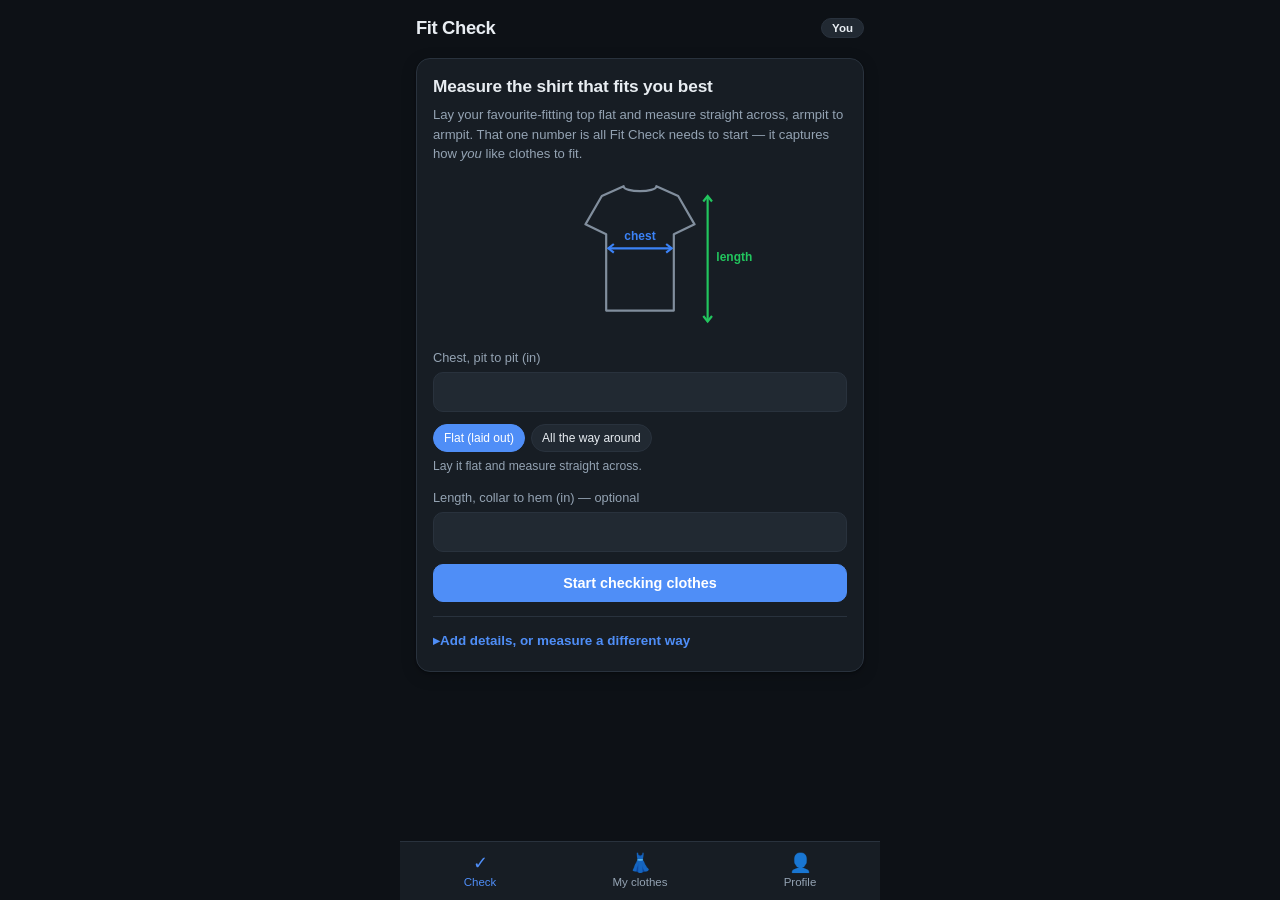
<file: index.html>
<!DOCTYPE html>
<html lang="en">
<head>
  <meta charset="UTF-8">
  <meta name="viewport" content="width=device-width, initial-scale=1.0, maximum-scale=1.0, user-scalable=no">
  <meta name="theme-color" content="#101418">
  <meta name="description" content="Will it fit? Check any garment against one you already own.">
  <meta name="apple-mobile-web-app-capable" content="yes">
  <meta name="apple-mobile-web-app-status-bar-style" content="black-translucent">
  <meta name="apple-mobile-web-app-title" content="Fit Check">
  <title>Fit Check</title>
  <link rel="manifest" href="manifest.json">
  <link rel="icon" href="icon.svg" type="image/svg+xml">
  <link rel="apple-touch-icon" href="icon.svg">
  <link rel="stylesheet" href="styles.css">
</head>
<body>
  <div id="app">
    <header id="topbar">
      <span class="logo">Fit&nbsp;Check</span>
      <button id="profile-chip" class="chip" title="Active profile"></button>
    </header>
    <main id="screen"></main>
    <nav id="tabbar">
      <button data-tab="check" class="tab active"><span class="tab-icon">&#10003;</span>Check</button>
      <button data-tab="closet" class="tab"><span class="tab-icon">&#128087;</span>My clothes</button>
      <button data-tab="profile" class="tab"><span class="tab-icon">&#128100;</span>Profile</button>
    </nav>
  </div>
  <script type="module" src="js/app.js"></script>
</body>
</html>
</file>
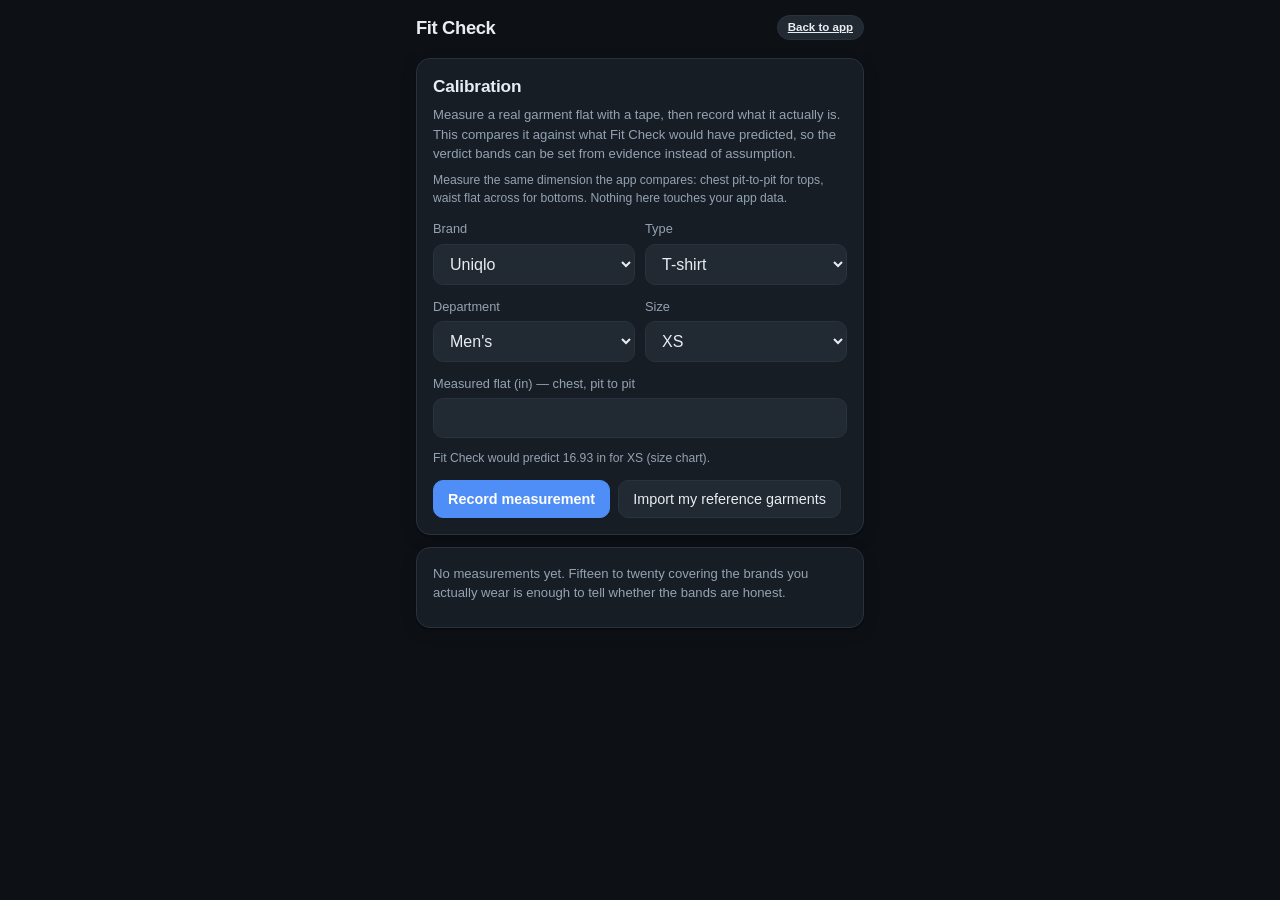
<file: calibrate.html>
<!DOCTYPE html>
<html lang="en">
<head>
  <meta charset="UTF-8">
  <meta name="viewport" content="width=device-width, initial-scale=1.0">
  <meta name="theme-color" content="#0d1116">
  <title>Fit Check — calibration</title>
  <link rel="icon" href="icon.svg" type="image/svg+xml">
  <link rel="stylesheet" href="styles.css">
  <style>
    .stat-grid {
      display: grid; grid-template-columns: repeat(3, 1fr);
      gap: var(--s2); margin: var(--s3) 0;
    }
    .stat {
      background: var(--card2); border: 1px solid var(--border);
      border-radius: 10px; padding: var(--s3) var(--s2); text-align: center;
    }
    .stat-value { display: block; font-size: var(--t-lg); font-weight: 700; letter-spacing: -0.01em; }
    .stat-label { display: block; font-size: var(--t-xs); color: var(--muted); margin-top: 2px; }
    .calib-verdict {
      border-radius: 10px; padding: var(--s3); margin-bottom: var(--s2);
      font-size: var(--t-sm); line-height: 1.5; border: 1px solid var(--border);
    }
    .calib-ok { border-color: rgba(34,197,94,.5); }
    .calib-too-tight { border-color: rgba(239,68,68,.5); }
    .calib-insufficient { border-color: rgba(245,158,11,.5); }
    .calib-table { margin-bottom: var(--s3); }
  </style>
</head>
<body>
  <div id="app">
    <header id="topbar">
      <span class="logo">Fit&nbsp;Check</span>
      <a class="chip" href="index.html">Back to app</a>
    </header>
    <main id="screen"></main>
  </div>
  <script type="module">
    import { render } from './js/calibrate.js';
    render(document.getElementById('screen'));
  </script>
</body>
</html>
</file>
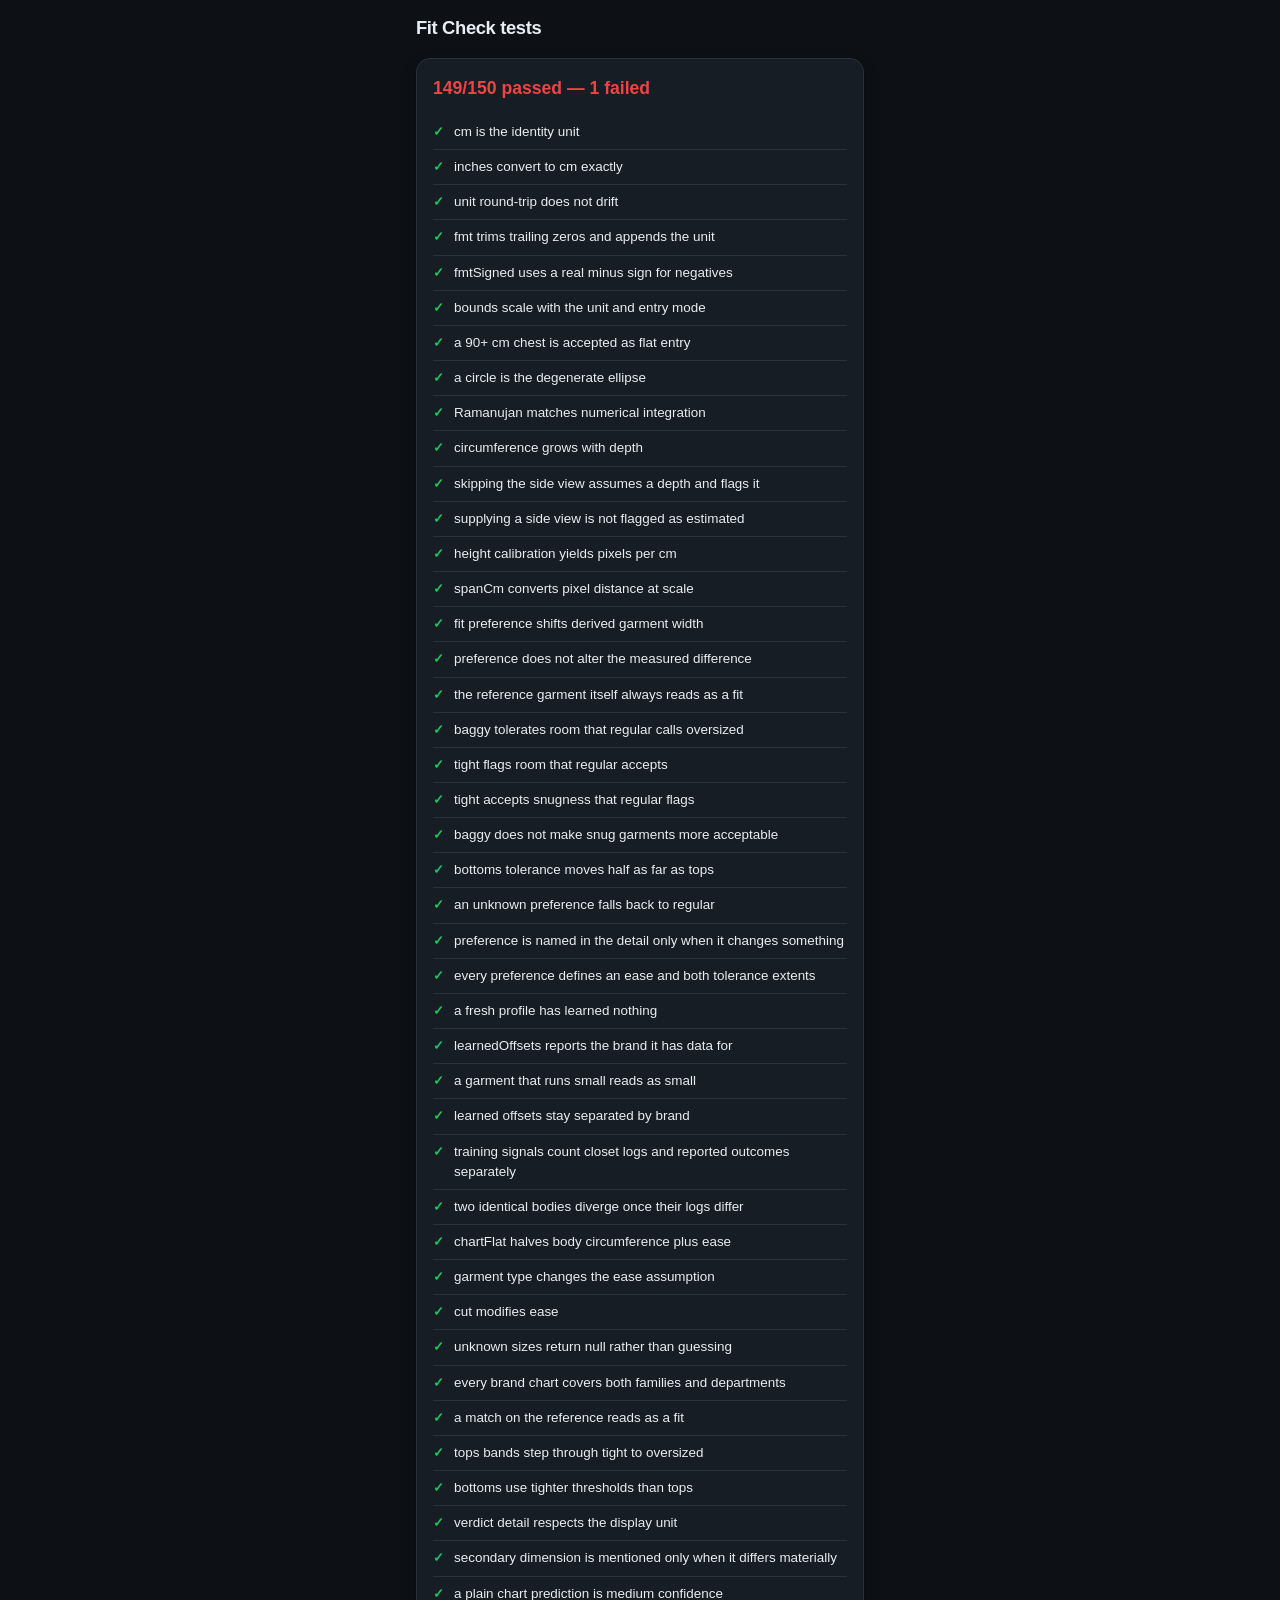
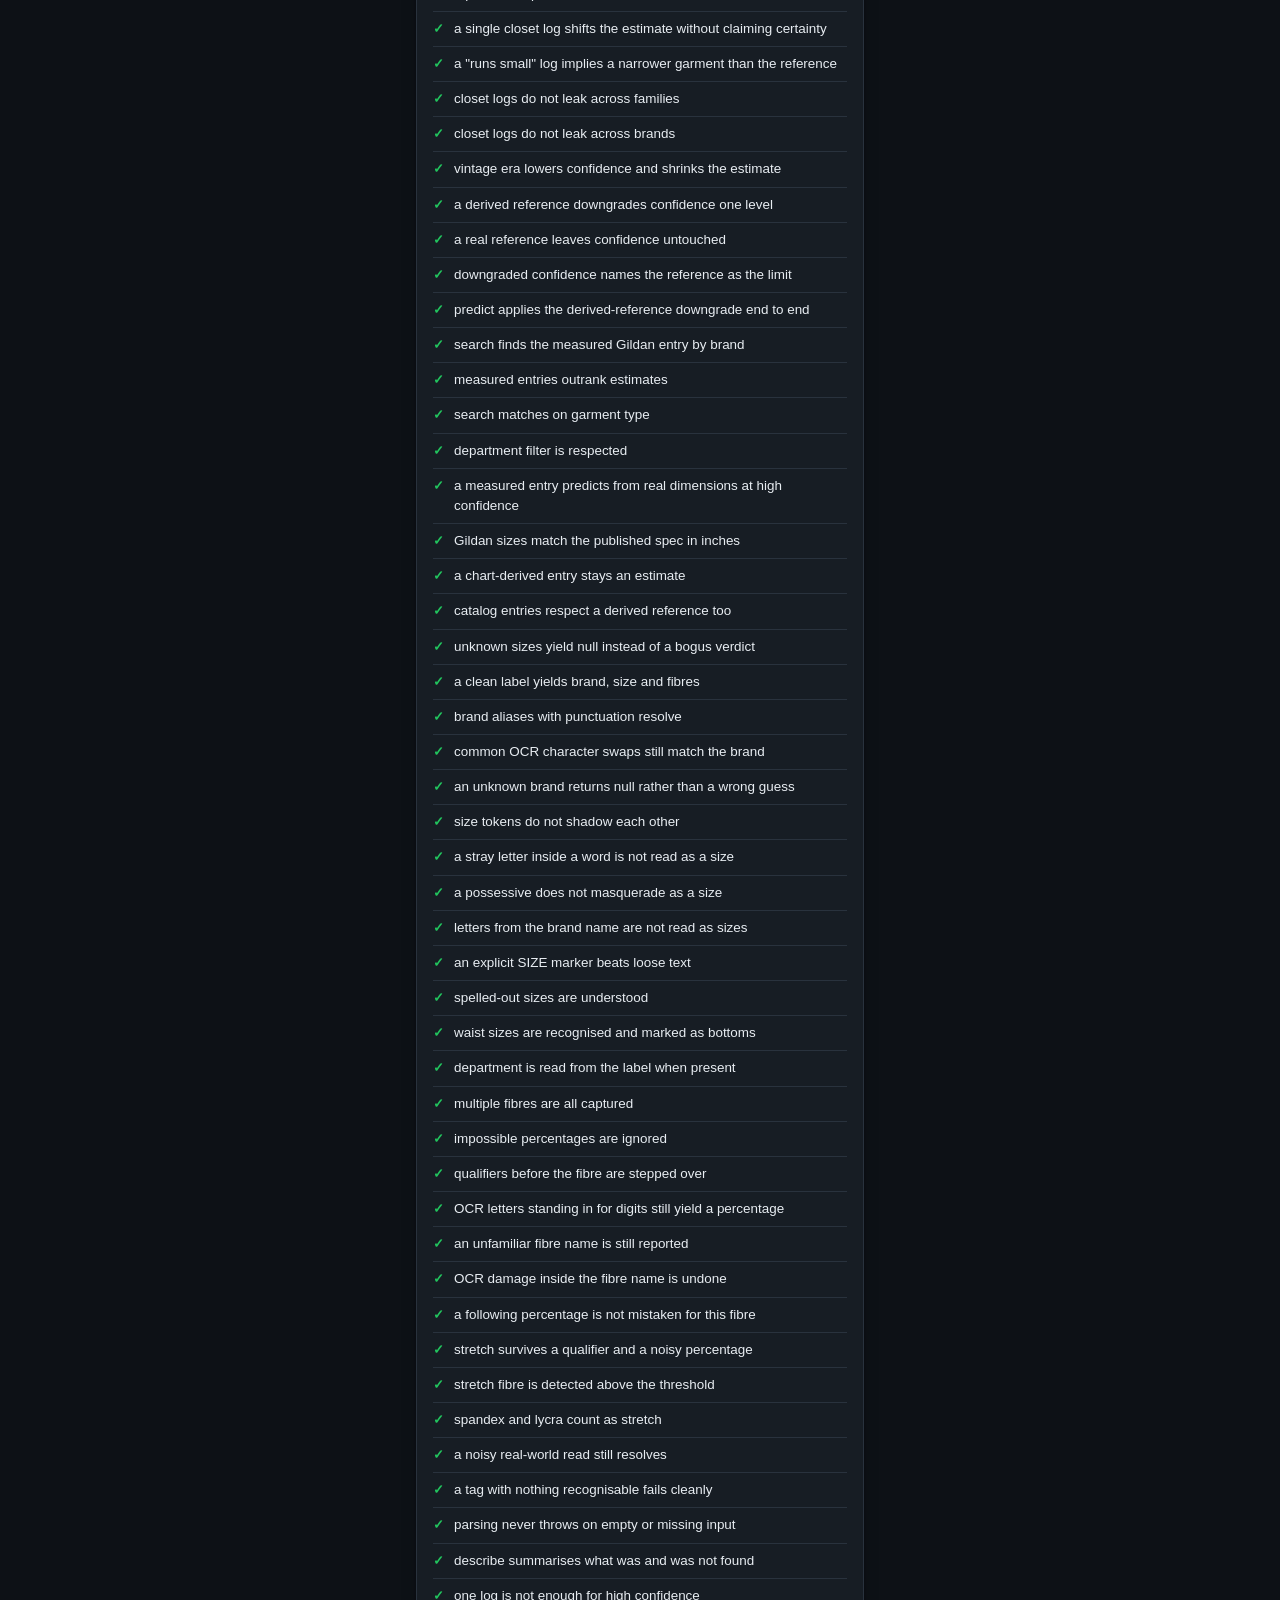
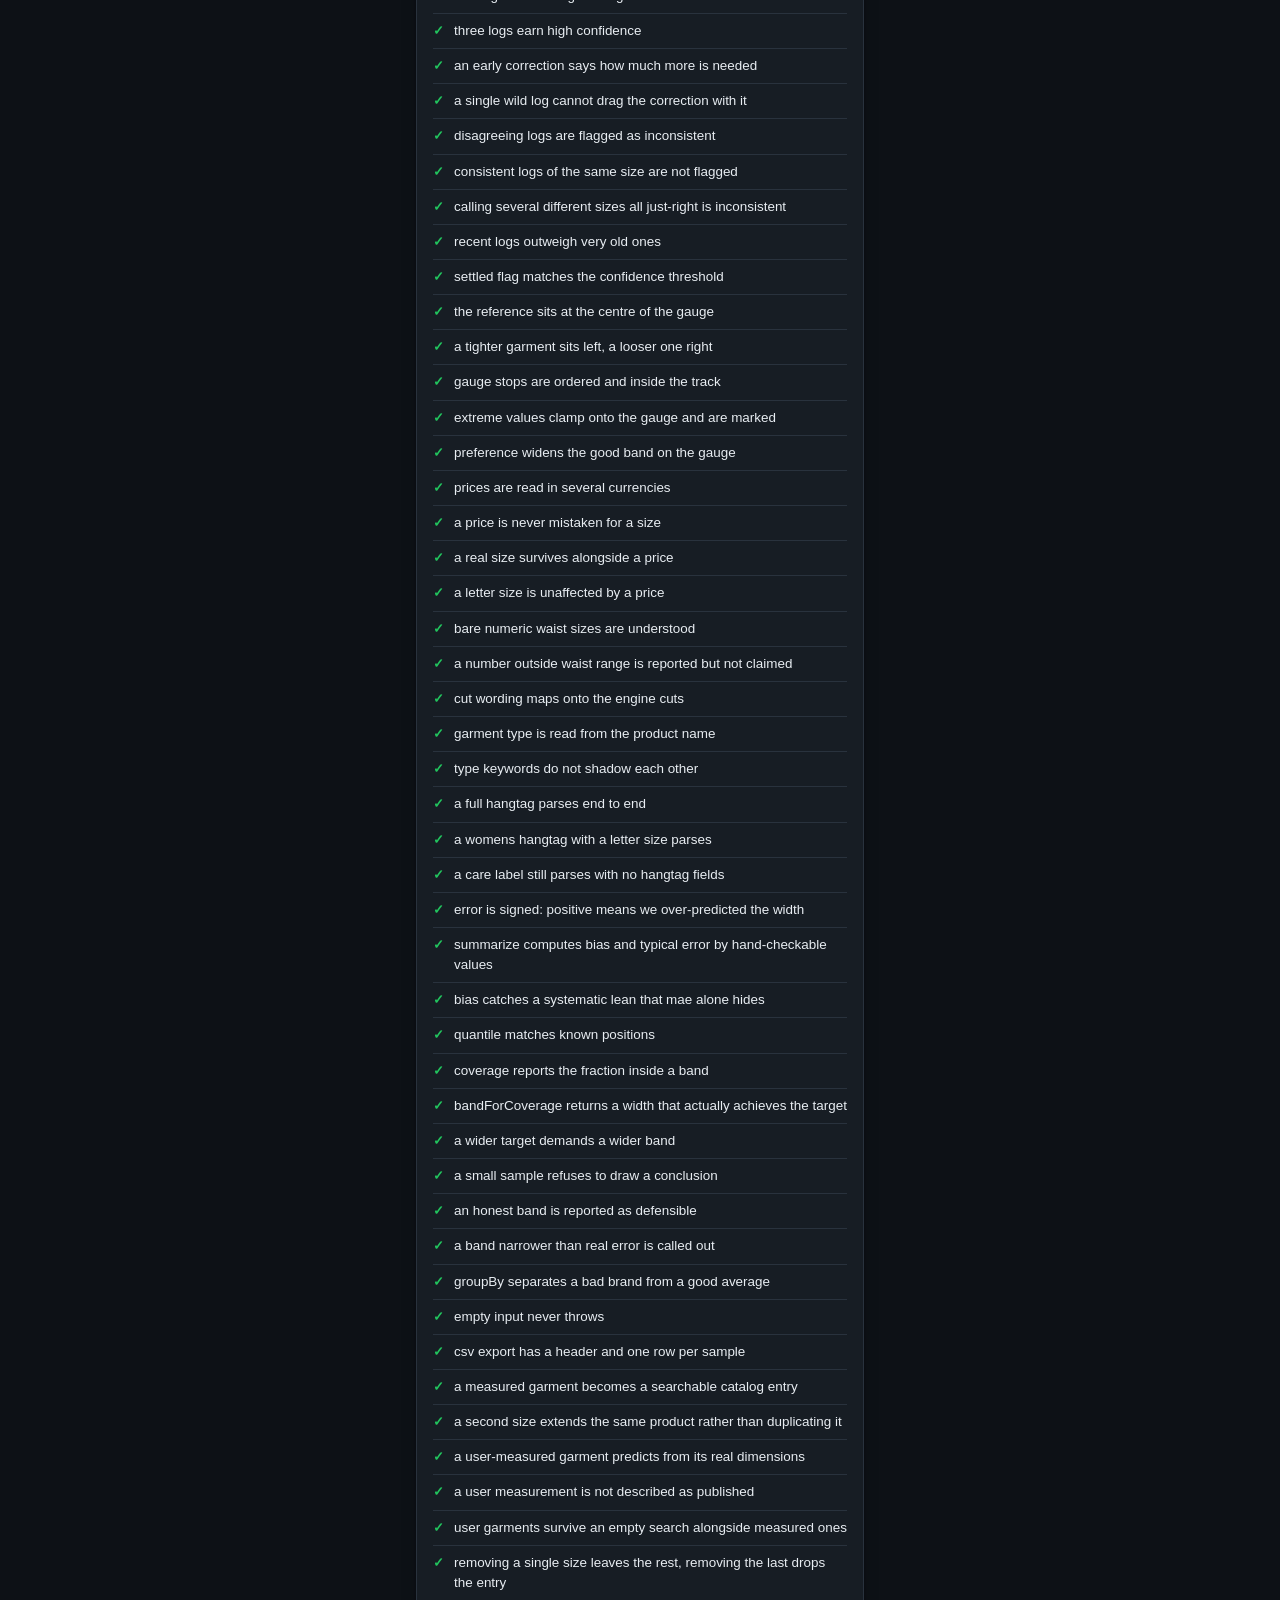
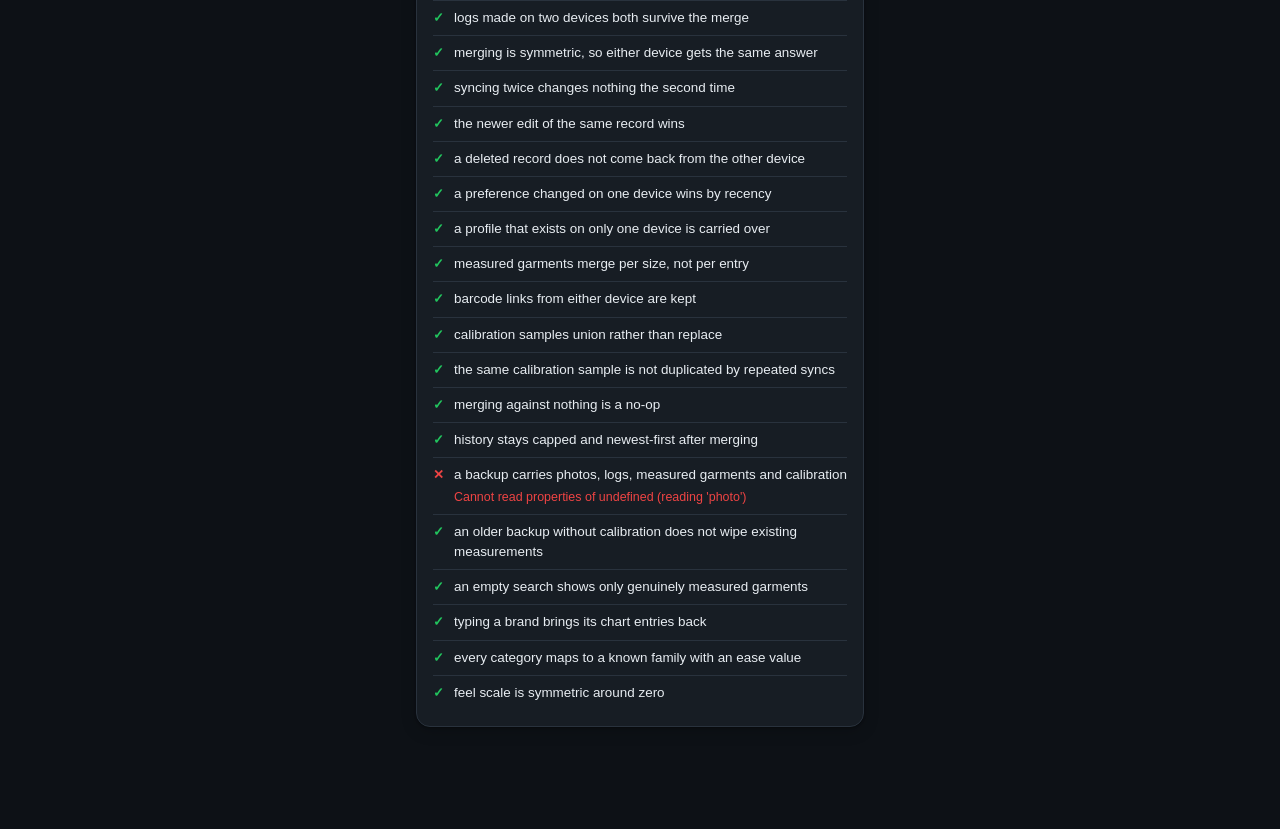
<file: tests.html>
<!DOCTYPE html>
<html lang="en">
<head>
  <meta charset="UTF-8">
  <meta name="viewport" content="width=device-width, initial-scale=1.0">
  <title>Fit Check — tests</title>
  <link rel="stylesheet" href="styles.css">
  <style>
    #summary { font-size: 1.1rem; font-weight: 700; margin-bottom: 14px; }
    .t { padding: 7px 0; border-bottom: 1px solid var(--border); font-size: 0.84rem; display: flex; gap: 10px; }
    .t:last-child { border-bottom: none; }
    .t-mark { flex-shrink: 0; font-weight: 700; }
    .t-pass .t-mark { color: var(--green); }
    .t-fail .t-mark { color: var(--red); }
    .t-err { color: var(--red); font-size: 0.78rem; display: block; margin-top: 3px; }
  </style>
</head>
<body>
  <div id="app">
    <header id="topbar"><span class="logo">Fit&nbsp;Check tests</span></header>
    <main id="screen">
      <div class="card">
        <div id="summary">Running…</div>
        <div id="list"></div>
      </div>
    </main>
  </div>
  <script type="module">
    import './js/tests.js';
    const { results, passed, failed, total } = window.FIT_CHECK_RESULTS;
    document.getElementById('summary').textContent =
      failed === 0 ? `All ${total} tests passed` : `${passed}/${total} passed — ${failed} failed`;
    document.getElementById('summary').style.color =
      failed === 0 ? 'var(--green)' : 'var(--red)';
    document.getElementById('list').innerHTML = results.map(r => `
      <div class="t ${r.pass ? 't-pass' : 't-fail'}">
        <span class="t-mark">${r.pass ? '✓' : '✕'}</span>
        <span>${r.name}${r.error ? `<span class="t-err">${r.error}</span>` : ''}</span>
      </div>`).join('');
  </script>
</body>
</html>
</file>
<file: styles.css>
:root {
  --bg: #0d1116;
  --card: #171d24;
  --card2: #212932;
  --text: #e8edf2;
  --muted: #94a3b3;
  --accent: #4f8ef7;
  --border: #29323d;
  --green: #22c55e;
  --amber: #f59e0b;
  --red: #ef4444;
  --blue: #3b82f6;

  /* Type scale — a fixed set of steps rather than ad-hoc sizes, so headings
     and body text stay in proportion across every screen. */
  --t-xs: 0.72rem;
  --t-sm: 0.82rem;
  --t-md: 0.92rem;
  --t-lg: 1.08rem;
  --t-xl: 1.35rem;

  /* Spacing rhythm on a 4px grid. */
  --s1: 4px;
  --s2: 8px;
  --s3: 12px;
  --s4: 16px;
  --s5: 24px;
  --s6: 32px;

  --radius: 14px;
  --shadow: 0 1px 2px rgba(0,0,0,.3), 0 4px 16px rgba(0,0,0,.18);
}

* { box-sizing: border-box; margin: 0; }

body {
  background: var(--bg);
  color: var(--text);
  font-family: -apple-system, BlinkMacSystemFont, "Segoe UI", Roboto, "Helvetica Neue", sans-serif;
  font-size: var(--t-md);
  line-height: 1.5;
  -webkit-font-smoothing: antialiased;
  text-rendering: optimizeLegibility;
}

#app { max-width: 480px; margin: 0 auto; min-height: 100vh; display: flex; flex-direction: column; }

#topbar {
  display: flex; justify-content: space-between; align-items: center;
  padding: 14px 16px 8px;
}
.logo { font-weight: 800; font-size: 1.15rem; letter-spacing: -0.02em; }

#screen { flex: 1; padding: 8px 16px 90px; }

#tabbar {
  position: fixed; bottom: 0; left: 50%; transform: translateX(-50%);
  width: 100%; max-width: 480px;
  display: flex; background: var(--card);
  border-top: 1px solid var(--border);
  padding-bottom: env(safe-area-inset-bottom);
}
.tab {
  flex: 1; padding: 10px 0 12px; background: none; border: none;
  color: var(--muted); font-size: 0.72rem; cursor: pointer;
  display: flex; flex-direction: column; align-items: center; gap: 2px;
}
.tab.active { color: var(--accent); }
.tab-icon { font-size: 1.15rem; }

.card {
  background: var(--card); border: 1px solid var(--border);
  border-radius: var(--radius); padding: var(--s4);
  margin-bottom: var(--s3); box-shadow: var(--shadow);
}
.card h2 {
  font-size: var(--t-lg); line-height: 1.3; margin-bottom: var(--s2);
  letter-spacing: -0.01em; font-weight: 700;
}
.card h3 {
  font-size: var(--t-md); margin-bottom: var(--s2);
  letter-spacing: -0.005em; font-weight: 650;
}

.muted { color: var(--muted); font-size: var(--t-sm); line-height: 1.5; margin-bottom: var(--s2); }

.field { display: block; font-size: 0.8rem; color: var(--muted); margin-bottom: 12px; }
.field input, .field select {
  display: block; width: 100%; margin-top: 5px;
  background: var(--card2); color: var(--text);
  border: 1px solid var(--border); border-radius: 10px;
  padding: 10px 12px; font-size: 1rem;
}

.row { display: flex; gap: 8px; flex-wrap: wrap; margin-top: 8px; }
.grid2 { display: grid; grid-template-columns: 1fr 1fr; gap: 0 10px; }

.btn {
  background: var(--card2); color: var(--text);
  border: 1px solid var(--border); border-radius: 10px;
  padding: 10px 14px; font-size: 0.9rem; cursor: pointer;
}
.btn-primary { background: var(--accent); border-color: var(--accent); color: #fff; font-weight: 600; }
.btn-danger { color: var(--red); }
.btn-sm { padding: 5px 10px; font-size: 0.78rem; }
.file-btn { display: inline-block; text-align: center; }

.chip {
  display: inline-block; padding: 3px 10px; border-radius: 999px;
  font-size: 0.72rem; font-weight: 600; border: 1px solid var(--border);
  background: var(--card2); color: var(--text); cursor: pointer;
}
.chip-high { background: rgba(34,197,94,.15); color: var(--green); border-color: transparent; cursor: default; }
.chip-medium { background: rgba(245,158,11,.15); color: var(--amber); border-color: transparent; cursor: default; }
.chip-low { background: rgba(239,68,68,.15); color: var(--red); border-color: transparent; cursor: default; }

.verdict {
  border-radius: var(--radius); padding: var(--s4); margin: var(--s3) 0;
  border: 1px solid var(--border); background: var(--card);
}
.verdict-title {
  font-size: var(--t-xl); font-weight: 750; line-height: 1.25;
  letter-spacing: -0.02em; margin-bottom: var(--s2);
}
.verdict p { font-size: var(--t-sm); line-height: 1.55; margin: var(--s3) 0 var(--s1); }

/* The gauge carries the answer visually, so it sits directly under the title
   and gets room to breathe. */
.gauge { display: block; width: 100%; max-width: 320px; margin: var(--s3) auto var(--s2); }
.verdict-fit    { border-color: rgba(34,197,94,.5); }
.verdict-fit    .verdict-title { color: var(--green); }
.verdict-tight1 { border-color: rgba(245,158,11,.5); }
.verdict-tight1 .verdict-title { color: var(--amber); }
.verdict-tight2 { border-color: rgba(239,68,68,.5); }
.verdict-tight2 .verdict-title { color: var(--red); }
.verdict-loose1 { border-color: rgba(245,158,11,.5); }
.verdict-loose1 .verdict-title { color: var(--amber); }
.verdict-loose2 { border-color: rgba(239,68,68,.5); }
.verdict-loose2 .verdict-title { color: var(--red); }

.reasons { margin: 8px 0 0 18px; }
.reasons li { font-size: 0.8rem; color: var(--muted); line-height: 1.5; margin-bottom: 4px; }

.pills { display: flex; gap: 6px; flex-wrap: wrap; margin: 6px 0 12px; }
.pill {
  padding: 8px 12px; border-radius: 999px; font-size: 0.8rem;
  background: var(--card2); border: 1px solid var(--border);
  color: var(--text); cursor: pointer;
}
.pill.active { background: var(--accent); border-color: var(--accent); color: #fff; }

.list-item {
  display: flex; justify-content: space-between; align-items: center;
  padding: 10px 0; border-bottom: 1px solid var(--border);
  font-size: 0.88rem; gap: 8px;
}
.list-item:last-child { border-bottom: none; }
.list-item .sub { color: var(--muted); font-size: 0.76rem; display: block; margin-top: 2px; }

#m-canvas { width: 100%; border-radius: 10px; margin: 10px 0; cursor: crosshair; touch-action: manipulation; }
#m-video { width: 100%; border-radius: 10px; margin: 10px 0; background: #000; }
.stage-label { font-weight: 600; font-size: 0.9rem; }

.ref-line {
  display: flex; align-items: center; gap: 10px;
  font-size: 0.8rem; color: var(--muted); margin-bottom: 12px;
}
.ref-line strong { color: var(--text); }
.ref-line .sub { font-size: 0.74rem; }
.ref-missing { display: block; }

.gicon { width: 22px; height: 22px; vertical-align: -5px; }
.tab-icon .gicon { width: 20px; height: 20px; }

.thumb {
  width: 44px; height: 44px; border-radius: 10px; object-fit: cover;
  flex-shrink: 0; border: 1px solid var(--border);
}
.thumb-icon {
  display: inline-flex; align-items: center; justify-content: center;
  background: var(--card2); color: var(--muted);
}
.thumb-icon .gicon { width: 26px; height: 26px; vertical-align: 0; }
.thumb-lg { width: 64px; height: 64px; }

.diagram {
  display: block; width: 100%; max-width: 240px; margin: 4px auto 12px;
  color: var(--muted);
}

.verdict-head { display: flex; align-items: center; gap: 8px; margin-bottom: 8px; }
.verdict-head .gicon { width: 26px; height: 26px; flex-shrink: 0; }
.verdict-head .verdict-title { margin-bottom: 0; }

.list-item .grow { flex: 1; min-width: 0; }

.segmented {
  display: flex; gap: 4px; padding: 4px; margin-bottom: 14px;
  background: var(--card); border: 1px solid var(--border); border-radius: 12px;
}
.seg {
  flex: 1; padding: 9px 0; border: none; border-radius: 9px;
  background: none; color: var(--muted); font-size: 0.86rem;
  font-weight: 600; cursor: pointer;
}
.seg.active { background: var(--accent); color: #fff; }

.pills-sm { margin: 0 0 6px; }
.pill-sm { padding: 6px 10px; font-size: 0.75rem; }

.hint { font-size: 0.76rem; color: var(--muted); line-height: 1.45; margin: 0 0 12px; }

.measure-group { margin-top: 4px; }

.size-badge {
  min-width: 46px; text-align: center; padding: 6px 8px;
  border-radius: 8px; background: var(--card2); border: 1px solid var(--border);
  font-weight: 700; font-size: 0.82rem; flex-shrink: 0;
}
.size-row .sub { font-size: 0.74rem; }

.entry-head { display: flex; align-items: center; gap: 10px; margin-bottom: 12px; }
.entry-head .gicon { width: 28px; height: 28px; flex-shrink: 0; }
.entry-head .sub { display: block; color: var(--muted); font-size: 0.76rem; margin-top: 2px; }

#sc-video { width: 100%; border-radius: 10px; margin: 10px 0; background: #000; }

.field input[type="search"] { -webkit-appearance: none; appearance: none; }

.choice {
  border: 1px solid var(--border); border-radius: 12px;
  padding: 14px; margin-top: 12px; cursor: pointer;
  background: var(--card2); transition: border-color .15s;
}
.choice:hover, .choice:focus-within { border-color: var(--accent); }
.choice .hint { margin: 0; }
.choice-head {
  display: flex; align-items: center; gap: 8px;
  margin-bottom: 6px; flex-wrap: wrap;
}
.choice-head .gicon { width: 24px; height: 24px; flex-shrink: 0; }
.choice-head strong { font-size: 0.95rem; }

#bs-video { width: 100%; border-radius: 10px; margin: 10px 0; background: #000; }
#bs-canvas { width: 100%; border-radius: 10px; margin: 10px 0; cursor: crosshair; touch-action: manipulation; }

.filmstrip {
  display: grid; grid-template-columns: repeat(4, 1fr);
  gap: 6px; margin: 10px 0;
}
.film {
  width: 100%; aspect-ratio: 3 / 4; object-fit: cover;
  border-radius: 8px; border: 2px solid var(--border); cursor: pointer;
}
.film:hover { border-color: var(--accent); }
.film-picked { border-color: var(--green); }

.notice {
  background: rgba(79,142,247,.12); color: var(--text);
  border-bottom: 1px solid rgba(79,142,247,.35);
  padding: 10px 16px; font-size: 0.8rem; line-height: 1.45;
}

.save-error {
  background: rgba(239,68,68,.15); color: var(--red);
  border-bottom: 1px solid rgba(239,68,68,.4);
  padding: 10px 16px; font-size: 0.82rem; line-height: 1.45;
}

.outcome-item {
  padding: 10px 0; border-bottom: 1px solid var(--border);
}
.outcome-item:last-child { border-bottom: none; }
.outcome-item .pills { margin-bottom: 0; }
.pill-quiet { color: var(--muted); }

#tg-video { width: 100%; border-radius: 10px; margin: 10px 0; background: #000; }
.tag-photo {
  width: 100%; max-height: 220px; object-fit: contain;
  border-radius: 10px; margin: 6px 0 10px; background: var(--card2);
}
.seg { padding: 9px 2px; font-size: 0.8rem; }

.btn-wide { display: block; width: 100%; margin-top: 4px; }

/* Progressive disclosure: the app should open with one obvious thing to do,
   and let everything else be found on purpose. */
.disclosure { margin-top: 14px; border-top: 1px solid var(--border); padding-top: 10px; }
.disclosure-flush { margin-top: 0; border-top: none; padding-top: 0; }
.disclosure > summary {
  cursor: pointer; font-size: 0.84rem; font-weight: 600;
  color: var(--accent); list-style: none; padding: 4px 0;
}
.disclosure > summary::-webkit-details-marker { display: none; }
/* Author rules like `.field { display: block }` outrank the UA rule that
   hides a closed details' contents, so hide them explicitly. */
.disclosure:not([open]) > :not(summary) { display: none; }
.disclosure > summary::before { content: '▸ '; display: inline-block; transition: transform .15s; }
.disclosure[open] > summary::before { content: '▾ '; }
.disclosure > summary + * { margin-top: 10px; }
.disclosure h3 { margin-top: 18px; }
.disclosure h3:first-of-type { margin-top: 10px; }
</file>
